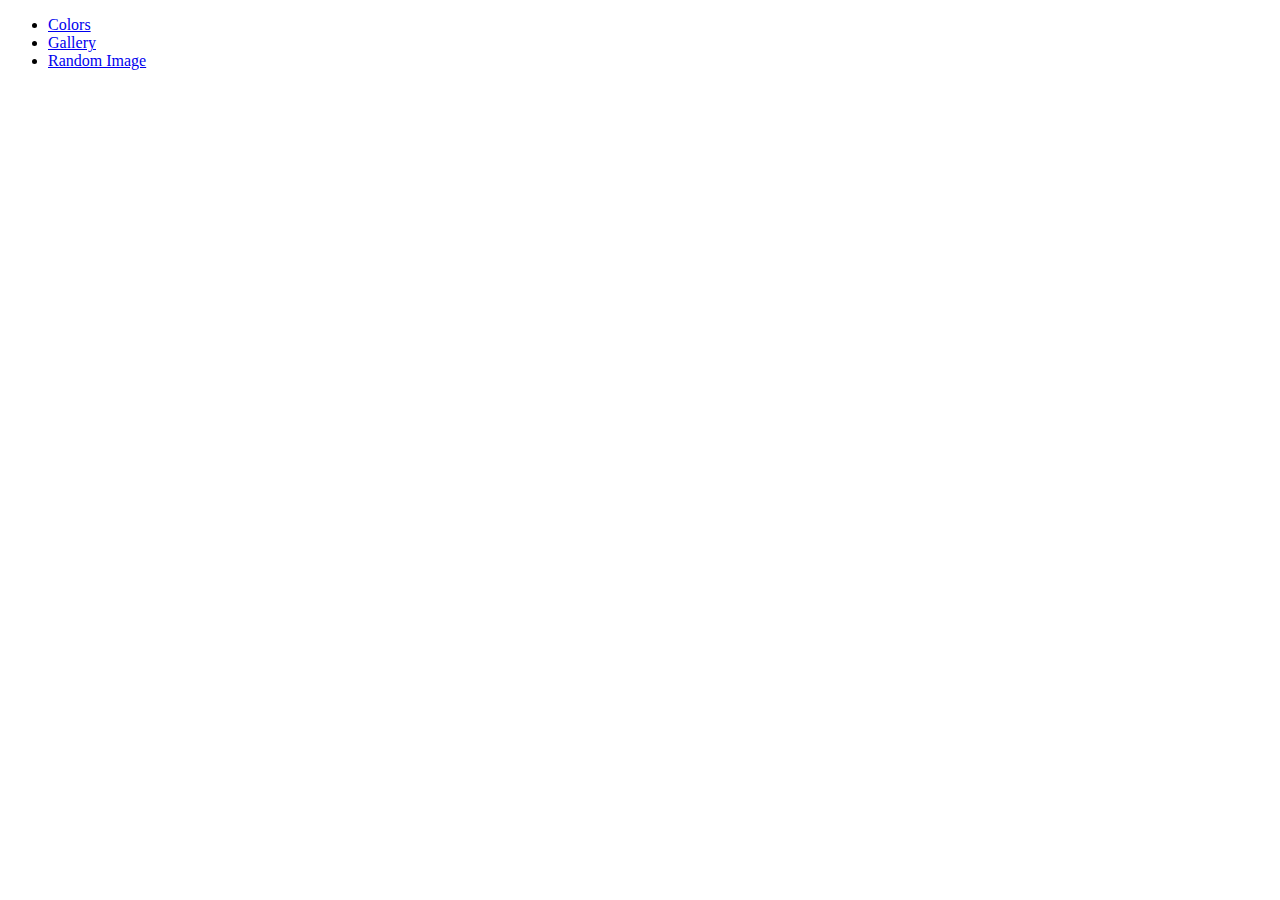
<file: index.html>
<!DOCTYPE html>
<html lang="en">
<head>
    <meta charset="UTF-8">
    <meta http-equiv="X-UA-Compatible" content="IE=edge">
    <meta name="viewport" content="width=device-width, initial-scale=1.0">
    <title>JSSandbox</title>
    
</head>
<body>
    
<div class="container">
    <ul>
        <li><a href="colors.html">Colors</a></li>
        <li><a href="gallery.html">Gallery</a></li>
        <li><a href="random-image.html">Random Image</a></li>
    </ul>
</div>

</body>
</html>
</file>
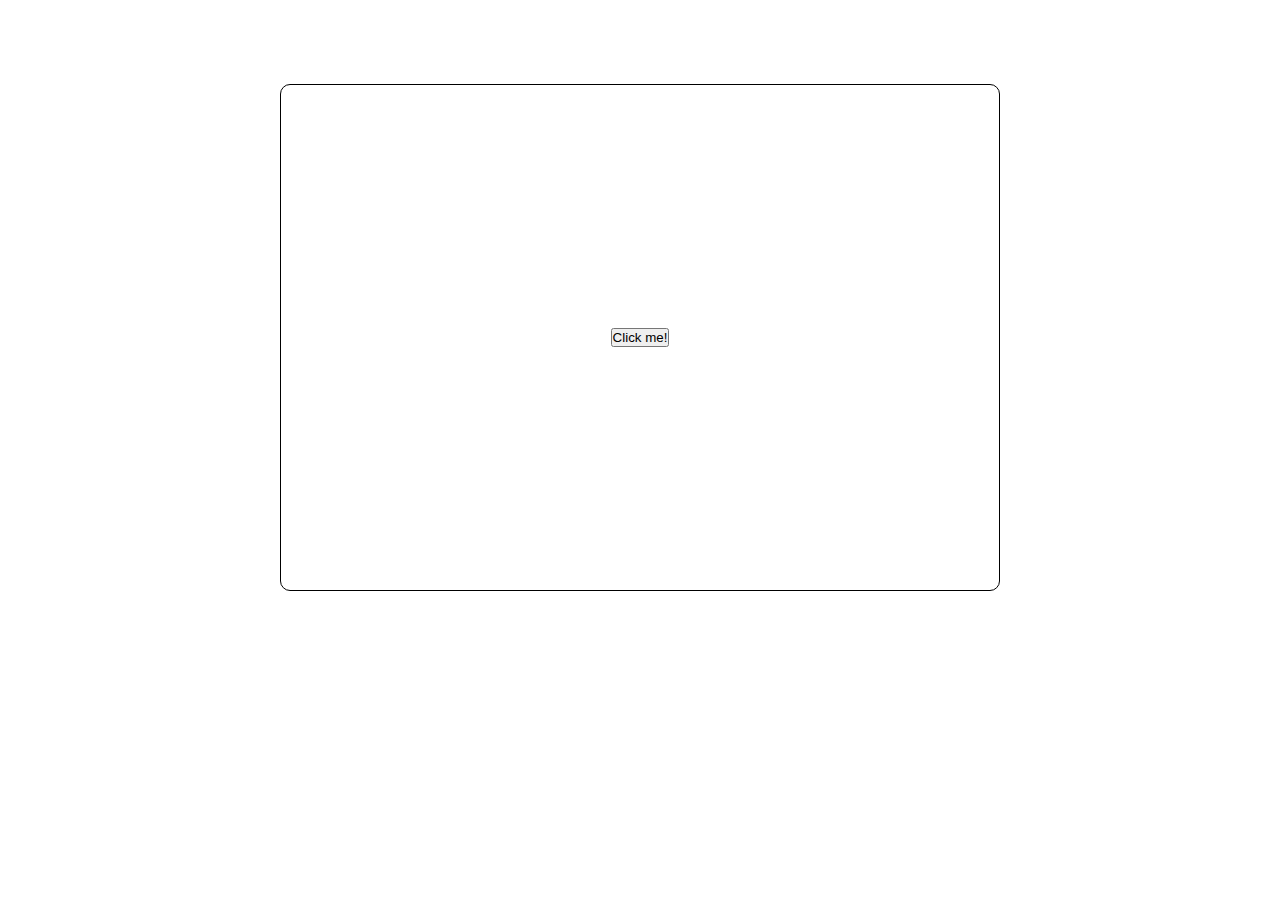
<file: colors.html>
<!DOCTYPE html>
<html lang="en">
<head>
    <meta charset="UTF-8">
    <meta http-equiv="X-UA-Compatible" content="IE=edge">
    <meta name="viewport" content="width=device-width, initial-scale=1.0">
    <title>Random Colors</title>
    <link rel="stylesheet" href="css/colors.css">
</head>
<body>
    <div class="container">
        <div class="box-container">
            <div class="box">
                <button>Click me!</button>
            </div>
        </div>
    </div>


    <script src="js/colors.js"></script>

</body>
</html>
</file>
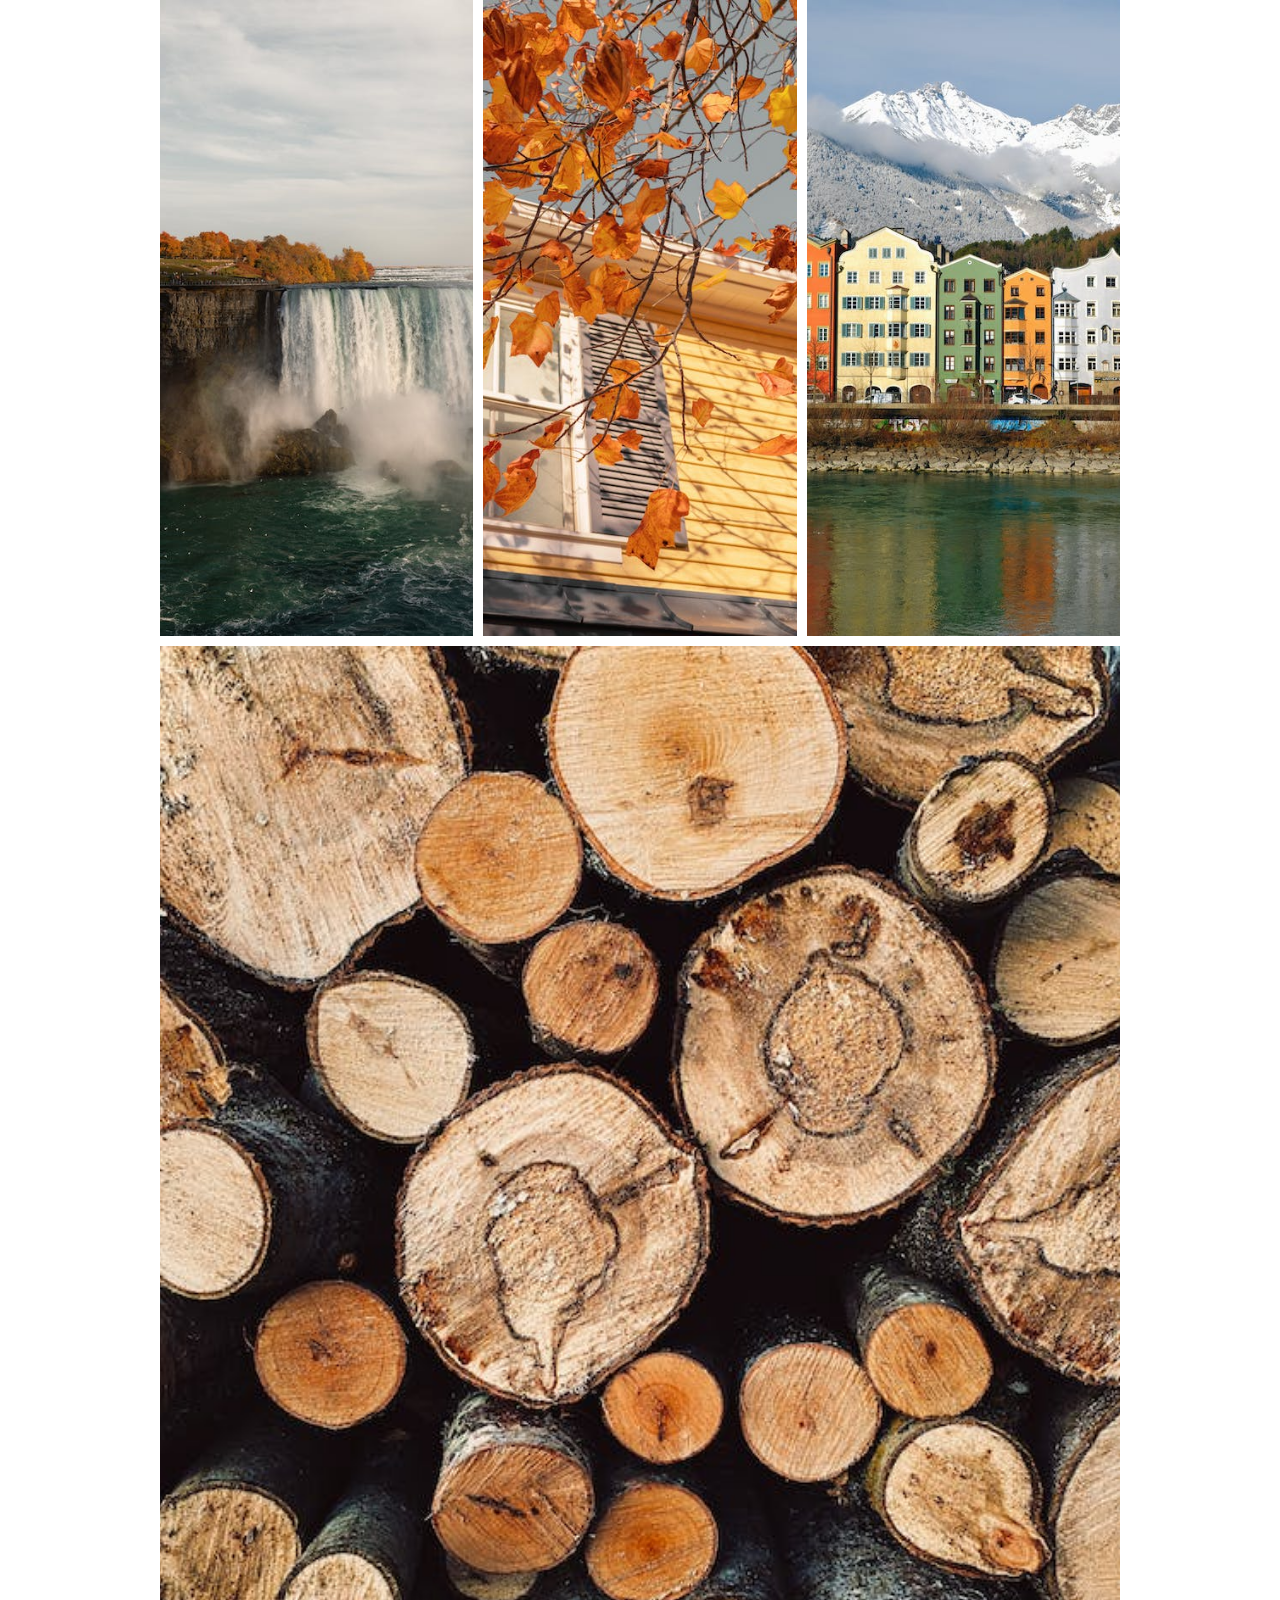
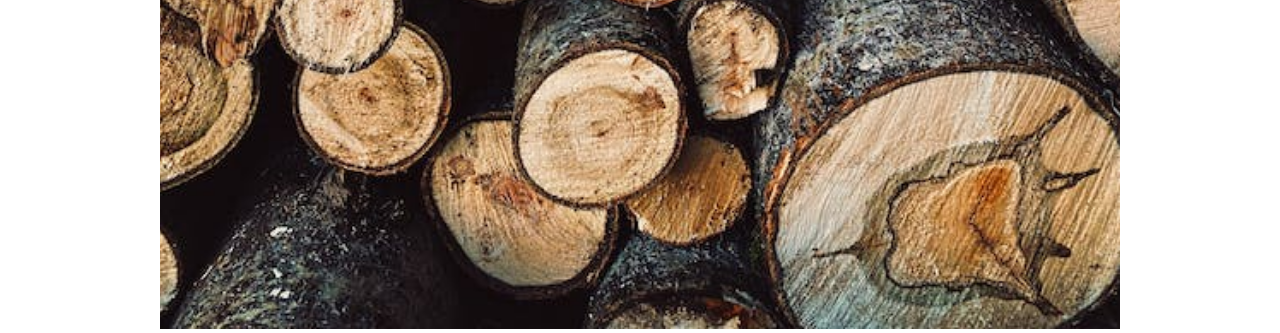
<file: gallery.html>
<!DOCTYPE html>
<html lang="en">
<head>
    <meta charset="UTF-8">
    <meta http-equiv="X-UA-Compatible" content="IE=edge">
    <meta name="viewport" content="width=device-width, initial-scale=1.0">
    <title>JS Gallery</title>
    <link rel="stylesheet" href="css/images.css">
</head>
<body>
    <div class="container">
        <div class="gallery">
            <div class="gallery-image gallery-image1">
                <img src="images/img1.jpeg" alt="">
            </div>
            
            <div class="gallery-image gallery-image2">
                <img src="images/img2.jpeg" alt="">
            </div>
            
            <div class="gallery-image gallery-image3">
                <img src="images/img3.jpeg" alt="">
            </div>

            <div class="gallery-image gallery-image4">
                <img src="images/img4.jpeg" alt="">
            </div>

        </div>
    </div>
    <script src="js/images.js"></script>
</body>
</html>
</file>
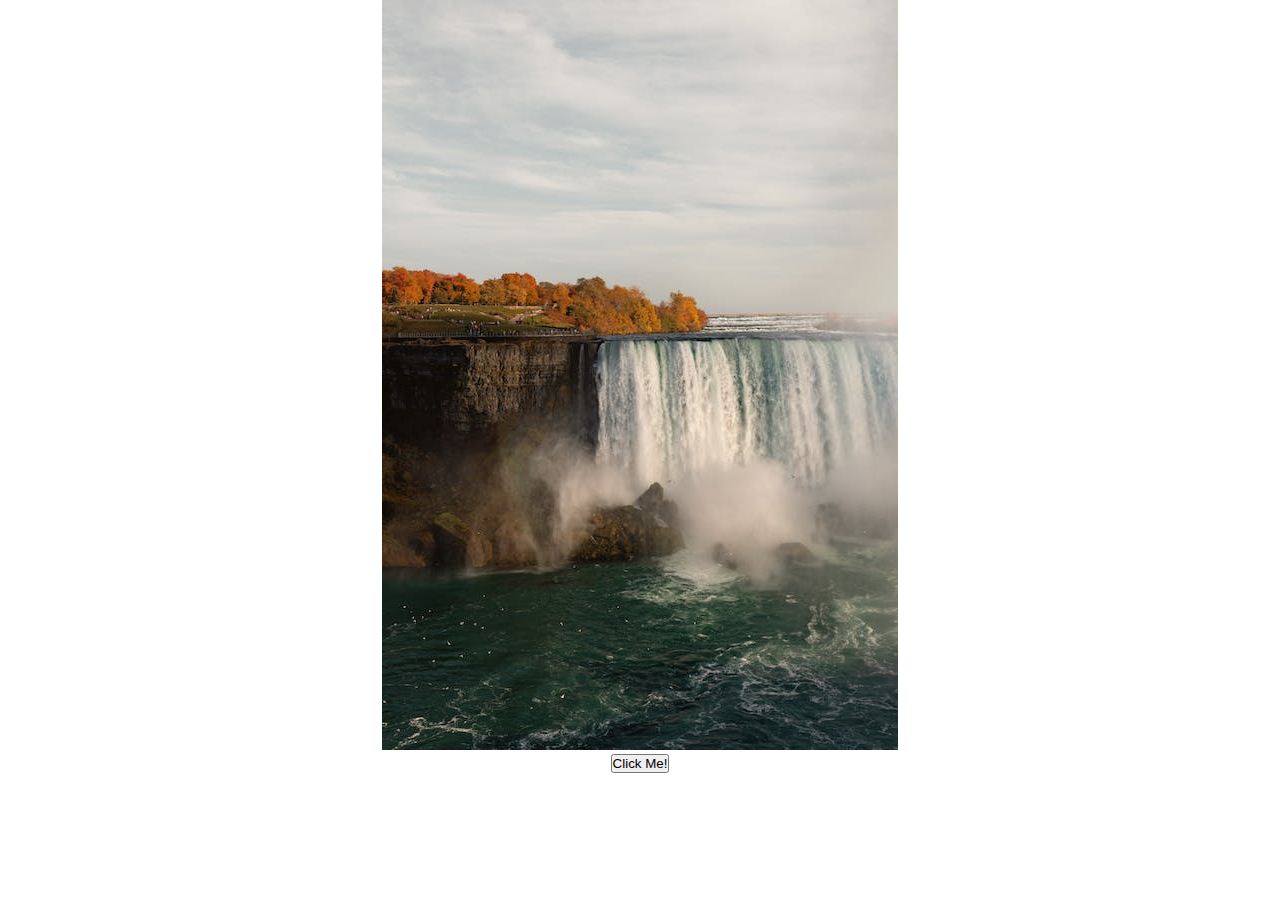
<file: random-image.html>
<!DOCTYPE html>
<html lang="en">
<head>
    <meta charset="UTF-8">
    <meta http-equiv="X-UA-Compatible" content="IE=edge">
    <meta name="viewport" content="width=device-width, initial-scale=1.0">
    <title>Random Image</title>
    <link rel="stylesheet" href="css/randomimage.css">
</head>
<body>
    <div class="container">
        <div class="image-container">
            <img src="images/img1.jpeg" alt="">
        </div>
        <button>Click Me!</button>
    </div>


    <script src="js/randomimage.js"></script>
</body>
</html>
</file>
<file: css/colors.css>
* {
    margin: 0;
    padding: 0;
    box-sizing: border-box;
}

.box-container {
    height: 75vh;
    width: 75%;
    margin: 0 auto;
    display: flex;
    align-items: center;
    justify-content: center;
}

.box {
    border: 1px solid black;
    width: 75%;
    border-radius: 10px;
    margin: 0 auto;
    height: 75%;
    display: flex;
    align-items: center;
    justify-content: center;
}
</file>
<file: css/images.css>
*{
    margin: 0;
    padding: 0;
    box-sizing: border-box;
}

.gallery {
    display: grid;
    gap: 10px;
    grid-template-columns: repeat(3, 1fr);
    grid-template-rows: repeat(3, 1fr);
    margin: 0 auto;
    width: 75%;
    height: 95%;
}

.gallery-image img {
    height: 100%;
    width: 100%;
    object-fit: cover;
}

.gallery-image4 {
    grid-column: 1/4;
    grid-row: 2/4;
}
</file>
<file: css/randomimage.css>
* {
    margin: 0;
    padding: 0;
    box-sizing: border-box;
}

.container {
    height: 100vh;
    text-align: center;
}
</file>
